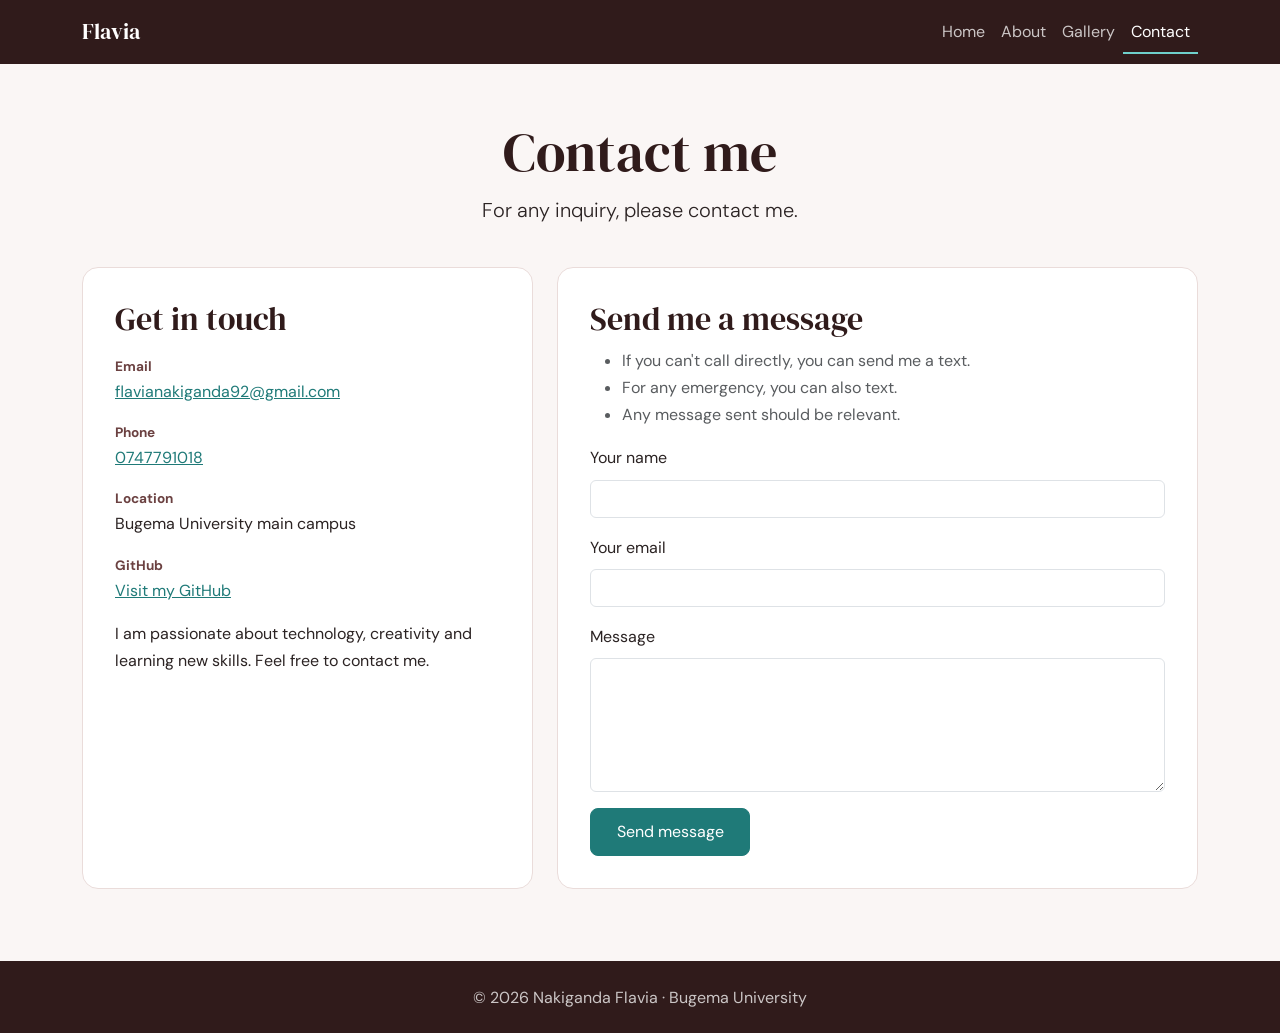
<file: contact.html>
<!DOCTYPE html>
<html lang="en">
<head>
<meta charset="UTF-8">
<meta name="viewport" content="width=device-width, initial-scale=1.0">
<title>Contact | Nakiganda Flavia</title>
<link href="https://cdn.jsdelivr.net/npm/bootstrap@5.3.3/dist/css/bootstrap.min.css" rel="stylesheet">
<link href="https://fonts.googleapis.com/css2?family=DM+Sans:wght@400;500;700&family=DM+Serif+Display&display=swap" rel="stylesheet">
<link rel="stylesheet" href="style.css">
</head>
<body>
<nav class="navbar navbar-expand-lg navbar-dark sticky-top">
<div class="container">
<a class="navbar-brand" href="index.html">Flavia</a>
<button class="navbar-toggler" type="button" data-bs-toggle="collapse" data-bs-target="#menu" aria-controls="menu" aria-expanded="false" aria-label="Toggle navigation"><span class="navbar-toggler-icon"></span></button>
<div class="collapse navbar-collapse" id="menu"><ul class="navbar-nav ms-auto"><li class="nav-item"><a class="nav-link" href="index.html">Home</a></li><li class="nav-item"><a class="nav-link" href="about.html">About</a></li><li class="nav-item"><a class="nav-link" href="gallery.html">Gallery</a></li><li class="nav-item"><a class="nav-link active" href="contact.html" aria-current="page">Contact</a></li></ul></div>
</div>
</nav>

<header class="container page-head">
<h1>Contact me</h1>
<p class="lead">For any inquiry, please contact me.</p>
</header>
<section class="container pb-4">
<div class="row g-4">
<div class="col-md-5">
<div class="panel">
<h2>Get in touch</h2>
<dl class="contact-list">
<dt>Email</dt><dd><a href="mailto:flavianakiganda92@gmail.com">flavianakiganda92@gmail.com</a></dd>
<dt>Phone</dt><dd><a href="tel:0747791018">0747791018</a></dd>
<dt>Location</dt><dd>Bugema University main campus</dd>
<dt>GitHub</dt><dd><a href="https://github.com/" target="_blank" rel="noopener">Visit my GitHub</a></dd>
</dl>
<p class="mb-0">I am passionate about technology, creativity and learning new skills. Feel free to contact me.</p>
</div>
</div>
<div class="col-md-7">
<div class="panel">
<h2>Send me a message</h2>
<ul class="text-muted">
<li>If you can't call directly, you can send me a text.</li>
<li>For any emergency, you can also text.</li>
<li>Any message sent should be relevant.</li>
</ul>
<form action="mailto:flavianakiganda92@gmail.com" method="post" enctype="text/plain">
<div class="mb-3"><label for="name" class="form-label">Your name</label><input type="text" class="form-control" id="name" name="name" required></div>
<div class="mb-3"><label for="email" class="form-label">Your email</label><input type="email" class="form-control" id="email" name="email" required></div>
<div class="mb-3"><label for="msg" class="form-label">Message</label><textarea class="form-control" id="msg" name="message" rows="5" required></textarea></div>
<button type="submit" class="btn btn-teal">Send message</button>
</form>
</div>
</div>
</div>
</section>
<footer><div class="container">&copy; 2026 Nakiganda Flavia &middot; Bugema University</div></footer>
<script src="https://cdn.jsdelivr.net/npm/bootstrap@5.3.3/dist/js/bootstrap.bundle.min.js"></script>
</body>
</html>
</file>
<file: style.css>
:root{--ink:#301b1b;--ink-2:#6b4141;--teal:#1f7a78;--teal-d:#17605e;--paper:#faf6f5;--line:#eadcda}
html{scroll-behavior:smooth}
body{font-family:'DM Sans',system-ui,sans-serif;background:var(--paper);color:#2b2323;line-height:1.7}
h1,h2,h3,h4{font-family:'DM Serif Display',Georgia,serif;color:var(--ink);font-weight:400}
a{color:var(--teal)}
.navbar{background:var(--ink)!important}
.navbar-brand{font-family:'DM Serif Display',serif;font-size:1.4rem;color:#fff!important}
.navbar .nav-link{color:rgba(255,255,255,.75);padding:.5rem 1rem}
.navbar .nav-link:hover,.navbar .nav-link.active{color:#fff;box-shadow:inset 0 -2px 0 #6fd0cc}
.btn-teal{background:var(--teal);border-color:var(--teal);color:#fff;padding:.7rem 1.6rem;border-radius:.5rem}
.btn-teal:hover{background:var(--teal-d);border-color:var(--teal-d);color:#fff}
.btn-line{border:1.5px solid var(--ink);color:var(--ink);padding:.7rem 1.6rem;border-radius:.5rem}
.btn-line:hover{background:var(--ink);color:#fff}
.hero{padding:5rem 0 4rem}
.hero h1{font-size:clamp(2.6rem,6vw,4.4rem);line-height:1.05;margin-bottom:.5rem}
.hero .role{font-size:1.25rem;color:var(--teal);font-weight:500}
.hero p.lead{max-width:34rem;color:#4b3d3d}
.portrait{width:min(300px,70vw);aspect-ratio:1;object-fit:cover;border-radius:50%;border:8px solid #fff;box-shadow:0 0 0 2px var(--ink),0 18px 40px rgba(48,27,27,.2);background:var(--line)}
.section{padding:3.5rem 0}
.section-title{font-size:2.1rem;margin-bottom:1.5rem}
.band{background:#fff;border-top:1px solid var(--line);border-bottom:1px solid var(--line)}
.skill{background:#fff;border:1px solid var(--line);border-left:5px solid var(--teal);border-radius:.6rem;padding:1.2rem 1.4rem;height:100%}
.skill h5{font-family:'DM Sans',sans-serif;font-weight:700;color:var(--ink);margin-bottom:.3rem}
.skill p{margin:0;color:#5a4a4a}
.panel{background:#fff;border:1px solid var(--line);border-radius:1rem;padding:2rem;height:100%}
.page-head{padding:3.5rem 0 1.5rem;text-align:center}
.page-head h1{font-size:clamp(2.2rem,5vw,3.4rem)}
.photo-card{border:1px solid var(--line);border-radius:.8rem;overflow:hidden;background:#fff;height:100%}
.photo-card img{aspect-ratio:4/3;object-fit:cover;width:100%;background:var(--line)}
.form-control:focus{border-color:var(--teal);box-shadow:0 0 0 .2rem rgba(31,122,120,.2)}
.contact-list dt{color:var(--ink-2);font-size:.85rem;font-weight:700;margin-top:1rem}
.contact-list dd{margin:0;word-break:break-word}
footer{background:var(--ink);color:rgba(255,255,255,.75);padding:1.4rem 0;text-align:center;margin-top:3rem}
a:focus-visible,.btn:focus-visible{outline:3px solid #6fd0cc;outline-offset:2px}
</file>
